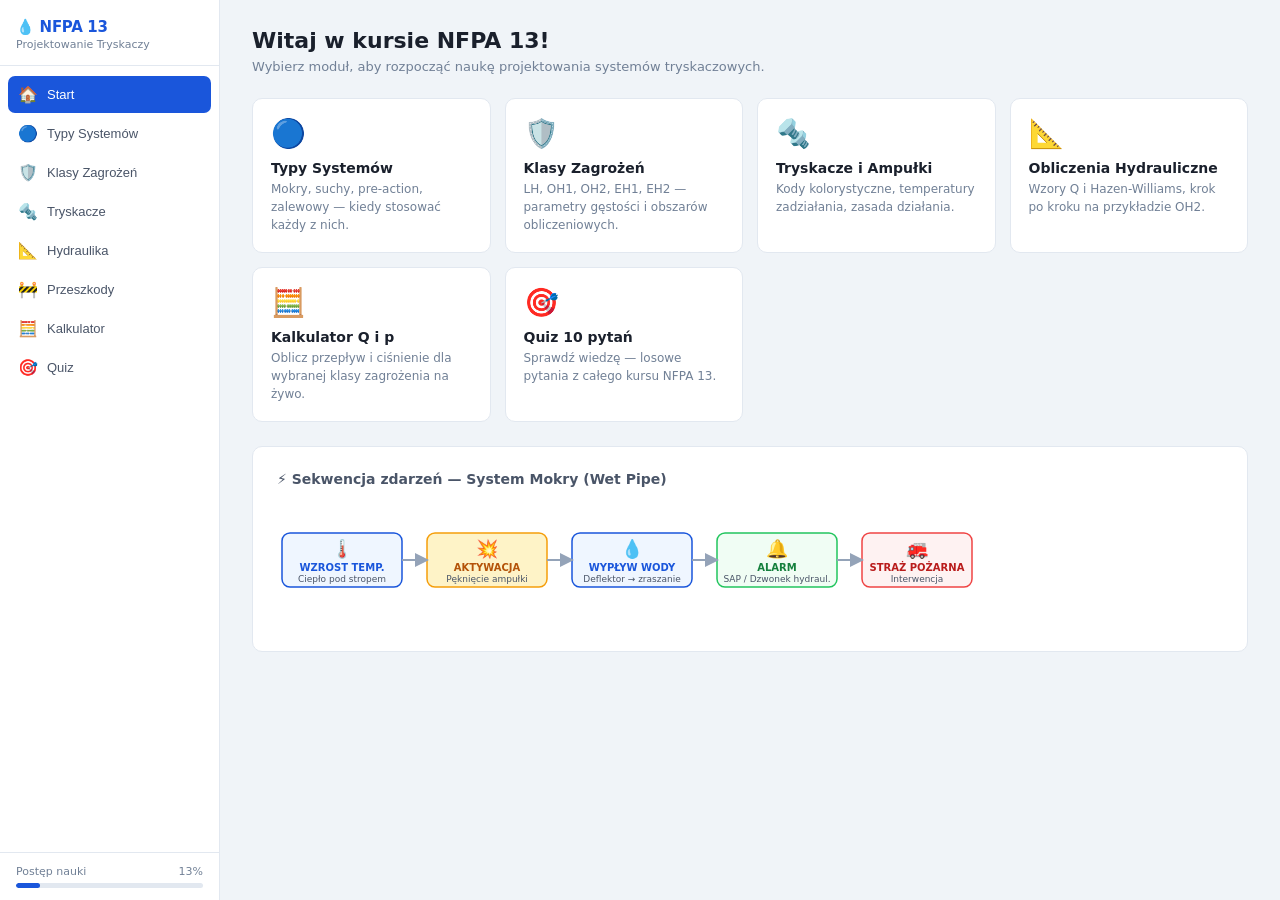
<file: index.html>
<!DOCTYPE html>
<html lang="pl">
<head>
<meta charset="UTF-8">
<meta name="viewport" content="width=device-width, initial-scale=1.0">
<title>💧 NFPA 13 — Kurs Projektowania Tryskaczy</title>
<style>
  * { box-sizing: border-box; margin: 0; padding: 0; }
  body { font-family: 'Segoe UI', system-ui, sans-serif; background: #f0f4f8; color: #1a202c; min-height: 100vh; }

  .app { display: flex; height: 100vh; overflow: hidden; }

  .sidebar { width: 220px; background: #fff; border-right: 1px solid #e2e8f0; display: flex; flex-direction: column; flex-shrink: 0; }
  .logo { padding: 18px 16px 14px; border-bottom: 1px solid #e2e8f0; }
  .logo h1 { font-size: 15px; font-weight: 700; color: #1a56db; letter-spacing: -0.3px; }
  .logo p { font-size: 11px; color: #718096; margin-top: 2px; }
  .nav { flex: 1; padding: 10px 8px; overflow-y: auto; }
  .nav-item { display: flex; align-items: center; gap: 9px; padding: 9px 10px; border-radius: 7px; cursor: pointer; font-size: 13px; font-weight: 500; color: #4a5568; transition: all 0.15s; margin-bottom: 2px; border: none; background: none; width: 100%; text-align: left; }
  .nav-item:hover { background: #f0f4ff; color: #1a56db; }
  .nav-item.active { background: #1a56db; color: white; }
  .nav-item .icon { font-size: 16px; width: 20px; text-align: center; }
  .progress-bar-wrap { padding: 12px 16px; border-top: 1px solid #e2e8f0; }
  .progress-label { font-size: 11px; color: #718096; margin-bottom: 5px; display: flex; justify-content: space-between; }
  .progress-bar { height: 5px; background: #e2e8f0; border-radius: 99px; overflow: hidden; }
  .progress-fill { height: 100%; background: #1a56db; border-radius: 99px; transition: width 0.5s; }

  .main { flex: 1; overflow-y: auto; padding: 28px 32px; }
  .section { display: none; }
  .section.active { display: block; }
  .section-title { font-size: 22px; font-weight: 700; margin-bottom: 6px; }
  .section-sub { font-size: 13px; color: #718096; margin-bottom: 24px; }

  .cards { display: grid; grid-template-columns: repeat(auto-fill, minmax(220px, 1fr)); gap: 14px; margin-bottom: 24px; }
  .card { background: #fff; border-radius: 10px; border: 1px solid #e2e8f0; padding: 18px; cursor: pointer; transition: all 0.15s; }
  .card:hover { border-color: #1a56db; box-shadow: 0 2px 12px rgba(26,86,219,0.12); transform: translateY(-1px); }
  .card .card-icon { font-size: 28px; margin-bottom: 10px; }
  .card .card-title { font-size: 14px; font-weight: 600; margin-bottom: 4px; }
  .card .card-desc { font-size: 12px; color: #718096; line-height: 1.5; }

  table { width: 100%; border-collapse: collapse; background: #fff; border-radius: 10px; overflow: hidden; border: 1px solid #e2e8f0; margin-bottom: 20px; }
  th { background: #1a56db; color: white; padding: 11px 14px; font-size: 12px; text-align: left; }
  td { padding: 10px 14px; font-size: 13px; border-bottom: 1px solid #e2e8f0; }
  tr:last-child td { border-bottom: none; }
  tr:hover td { background: #f7f9ff; }
  .badge { display: inline-flex; align-items: center; gap: 5px; padding: 3px 9px; border-radius: 20px; font-size: 11px; font-weight: 600; }

  .diagram-wrap { background: #fff; border-radius: 10px; border: 1px solid #e2e8f0; padding: 24px; margin-bottom: 20px; }
  .diagram-title { font-size: 14px; font-weight: 600; margin-bottom: 16px; color: #4a5568; }

  .quiz-card { background: #fff; border-radius: 10px; border: 1px solid #e2e8f0; padding: 24px; max-width: 680px; }
  .quiz-q { font-size: 16px; font-weight: 600; margin-bottom: 18px; line-height: 1.5; }
  .quiz-opts { display: flex; flex-direction: column; gap: 10px; }
  .quiz-opt { padding: 12px 16px; border-radius: 8px; border: 2px solid #e2e8f0; cursor: pointer; font-size: 14px; transition: all 0.15s; text-align: left; background: none; color: inherit; }
  .quiz-opt:hover { border-color: #1a56db; background: #f0f4ff; }
  .quiz-opt.correct { border-color: #22c55e; background: #f0fdf4; color: #15803d; }
  .quiz-opt.wrong { border-color: #ef4444; background: #fef2f2; color: #b91c1c; }
  .quiz-feedback { margin-top: 16px; padding: 12px 16px; border-radius: 8px; font-size: 13px; line-height: 1.5; }
  .quiz-feedback.ok { background: #f0fdf4; border: 1px solid #bbf7d0; color: #15803d; }
  .quiz-feedback.fail { background: #fef2f2; border: 1px solid #fecaca; color: #b91c1c; }
  .quiz-nav { display: flex; align-items: center; justify-content: space-between; margin-top: 18px; }
  .quiz-counter { font-size: 12px; color: #718096; }
  .btn { padding: 9px 18px; border-radius: 7px; border: none; cursor: pointer; font-size: 13px; font-weight: 600; transition: all 0.15s; }
  .btn-primary { background: #1a56db; color: white; }
  .btn-primary:hover { background: #1648c0; }
  .btn-secondary { background: #f0f4f8; color: #4a5568; }
  .btn-secondary:hover { background: #e2e8f0; }

  .calc-wrap { background: #fff; border-radius: 10px; border: 1px solid #e2e8f0; padding: 24px; max-width: 600px; }
  .form-row { display: grid; grid-template-columns: 1fr 1fr; gap: 14px; margin-bottom: 14px; }
  .form-group label { display: block; font-size: 12px; font-weight: 600; color: #4a5568; margin-bottom: 5px; }
  .form-group select, .form-group input { width: 100%; padding: 9px 11px; border: 1px solid #e2e8f0; border-radius: 7px; font-size: 13px; color: inherit; background: #fff; }
  .result-box { background: #f0f4ff; border: 1px solid #c7d7f5; border-radius: 8px; padding: 16px; margin-top: 16px; }
  .result-row { display: flex; justify-content: space-between; align-items: center; padding: 6px 0; border-bottom: 1px solid #c7d7f5; font-size: 13px; }
  .result-row:last-child { border-bottom: none; }
  .result-val { font-weight: 700; color: #1a56db; font-size: 15px; }

  .flow-anim { stroke-dasharray: 8 4; animation: dash 1.5s linear infinite; }
  @keyframes dash { to { stroke-dashoffset: -36; } }
  .pulse { animation: pulse 2s ease-in-out infinite; }
  @keyframes pulse { 0%,100%{opacity:1} 50%{opacity:0.4} }

  .tabs { display: flex; gap: 4px; margin-bottom: 18px; border-bottom: 1px solid #e2e8f0; }
  .tab { padding: 8px 16px; font-size: 13px; font-weight: 500; cursor: pointer; border-bottom: 2px solid transparent; color: #718096; transition: all 0.15s; border-top: none; border-left: none; border-right: none; background: none; }
  .tab.active { border-bottom-color: #1a56db; color: #1a56db; }
  .tab:hover { color: #1a56db; }
  .tab-content { display: none; }
  .tab-content.active { display: block; }

  .info-box { padding: 14px 16px; border-radius: 8px; font-size: 13px; line-height: 1.6; margin-bottom: 14px; }
  .info-blue { background: #eff6ff; border-left: 3px solid #1a56db; }
  .info-yellow { background: #fffbeb; border-left: 3px solid #f59e0b; }
  .info-red { background: #fef2f2; border-left: 3px solid #ef4444; }
  .info-green { background: #f0fdf4; border-left: 3px solid #22c55e; }

  .tag { display: inline-block; padding: 2px 8px; border-radius: 4px; font-size: 11px; font-weight: 600; margin-right: 4px; }
  .formula { font-family: 'Courier New', monospace; background: #f1f5f9; padding: 10px 14px; border-radius: 6px; font-size: 13px; margin: 8px 0; }

  .step-list { list-style: none; counter-reset: step; }
  .step-list li { counter-increment: step; display: flex; gap: 12px; align-items: flex-start; padding: 10px 0; border-bottom: 1px solid #e2e8f0; font-size: 13px; line-height: 1.5; }
  .step-list li:last-child { border-bottom: none; }
  .step-list li::before { content: counter(step); background: #1a56db; color: white; width: 22px; height: 22px; border-radius: 50%; display: flex; align-items: center; justify-content: center; font-size: 11px; font-weight: 700; flex-shrink: 0; margin-top: 1px; }
</style>
</head>
<body>
<div class="app">
  <aside class="sidebar">
    <div class="logo">
      <h1>💧 NFPA 13</h1>
      <p>Projektowanie Tryskaczy</p>
    </div>
    <nav class="nav">
      <button class="nav-item active" onclick="showSection('home')"><span class="icon">🏠</span> Start</button>
      <button class="nav-item" onclick="showSection('types')"><span class="icon">🔵</span> Typy Systemów</button>
      <button class="nav-item" onclick="showSection('hazards')"><span class="icon">🛡️</span> Klasy Zagrożeń</button>
      <button class="nav-item" onclick="showSection('sprinklers')"><span class="icon">🔩</span> Tryskacze</button>
      <button class="nav-item" onclick="showSection('hydraulics')"><span class="icon">📐</span> Hydraulika</button>
      <button class="nav-item" onclick="showSection('obstacles')"><span class="icon">🚧</span> Przeszkody</button>
      <button class="nav-item" onclick="showSection('calc')"><span class="icon">🧮</span> Kalkulator</button>
      <button class="nav-item" onclick="showSection('quiz')"><span class="icon">🎯</span> Quiz</button>
    </nav>
    <div class="progress-bar-wrap">
      <div class="progress-label"><span>Postęp nauki</span><span id="prog-pct">0%</span></div>
      <div class="progress-bar"><div class="progress-fill" id="prog-fill" style="width:0%"></div></div>
    </div>
  </aside>

  <main class="main">

    <!-- HOME -->
    <div class="section active" id="section-home">
      <div class="section-title">Witaj w kursie NFPA 13!</div>
      <div class="section-sub">Wybierz moduł, aby rozpocząć naukę projektowania systemów tryskaczowych.</div>
      <div class="cards">
        <div class="card" onclick="showSection('types')">
          <div class="card-icon">🔵</div>
          <div class="card-title">Typy Systemów</div>
          <div class="card-desc">Mokry, suchy, pre-action, zalewowy — kiedy stosować każdy z nich.</div>
        </div>
        <div class="card" onclick="showSection('hazards')">
          <div class="card-icon">🛡️</div>
          <div class="card-title">Klasy Zagrożeń</div>
          <div class="card-desc">LH, OH1, OH2, EH1, EH2 — parametry gęstości i obszarów obliczeniowych.</div>
        </div>
        <div class="card" onclick="showSection('sprinklers')">
          <div class="card-icon">🔩</div>
          <div class="card-title">Tryskacze i Ampułki</div>
          <div class="card-desc">Kody kolorystyczne, temperatury zadziałania, zasada działania.</div>
        </div>
        <div class="card" onclick="showSection('hydraulics')">
          <div class="card-icon">📐</div>
          <div class="card-title">Obliczenia Hydrauliczne</div>
          <div class="card-desc">Wzory Q i Hazen-Williams, krok po kroku na przykładzie OH2.</div>
        </div>
        <div class="card" onclick="showSection('calc')">
          <div class="card-icon">🧮</div>
          <div class="card-title">Kalkulator Q i p</div>
          <div class="card-desc">Oblicz przepływ i ciśnienie dla wybranej klasy zagrożenia na żywo.</div>
        </div>
        <div class="card" onclick="showSection('quiz')">
          <div class="card-icon">🎯</div>
          <div class="card-title">Quiz 10 pytań</div>
          <div class="card-desc">Sprawdź wiedzę — losowe pytania z całego kursu NFPA 13.</div>
        </div>
      </div>

      <div class="diagram-wrap">
        <div class="diagram-title">⚡ Sekwencja zdarzeń — System Mokry (Wet Pipe)</div>
        <svg viewBox="0 0 700 120" xmlns="http://www.w3.org/2000/svg" style="width:100%;max-width:700px">
          <rect x="5" y="30" width="120" height="54" rx="8" fill="#eff6ff" stroke="#1a56db" stroke-width="1.5"/>
          <text x="65" y="52" text-anchor="middle" font-size="18">🌡️</text>
          <text x="65" y="68" text-anchor="middle" font-size="10" fill="#1a56db" font-weight="600">WZROST TEMP.</text>
          <text x="65" y="79" text-anchor="middle" font-size="9" fill="#4a5568">Ciepło pod stropem</text>

          <rect x="150" y="30" width="120" height="54" rx="8" fill="#fef3c7" stroke="#f59e0b" stroke-width="1.5"/>
          <text x="210" y="52" text-anchor="middle" font-size="18">💥</text>
          <text x="210" y="68" text-anchor="middle" font-size="10" fill="#b45309" font-weight="600">AKTYWACJA</text>
          <text x="210" y="79" text-anchor="middle" font-size="9" fill="#4a5568">Pęknięcie ampułki</text>

          <rect x="295" y="30" width="120" height="54" rx="8" fill="#eff6ff" stroke="#1a56db" stroke-width="1.5"/>
          <text x="355" y="52" text-anchor="middle" font-size="18">💧</text>
          <text x="355" y="68" text-anchor="middle" font-size="10" fill="#1a56db" font-weight="600">WYPŁYW WODY</text>
          <text x="355" y="79" text-anchor="middle" font-size="9" fill="#4a5568">Deflektor → zraszanie</text>

          <rect x="440" y="30" width="120" height="54" rx="8" fill="#f0fdf4" stroke="#22c55e" stroke-width="1.5"/>
          <text x="500" y="52" text-anchor="middle" font-size="18">🔔</text>
          <text x="500" y="68" text-anchor="middle" font-size="10" fill="#15803d" font-weight="600">ALARM</text>
          <text x="500" y="79" text-anchor="middle" font-size="9" fill="#4a5568">SAP / Dzwonek hydraul.</text>

          <rect x="585" y="30" width="110" height="54" rx="8" fill="#fef2f2" stroke="#ef4444" stroke-width="1.5"/>
          <text x="640" y="52" text-anchor="middle" font-size="18">🚒</text>
          <text x="640" y="68" text-anchor="middle" font-size="10" fill="#b91c1c" font-weight="600">STRAŻ POŻARNA</text>
          <text x="640" y="79" text-anchor="middle" font-size="9" fill="#4a5568">Interwencja</text>

          <line x1="125" y1="57" x2="148" y2="57" stroke="#94a3b8" stroke-width="2" marker-end="url(#arr)"/>
          <line x1="270" y1="57" x2="293" y2="57" stroke="#94a3b8" stroke-width="2" marker-end="url(#arr)"/>
          <line x1="415" y1="57" x2="438" y2="57" stroke="#94a3b8" stroke-width="2" marker-end="url(#arr)"/>
          <line x1="560" y1="57" x2="583" y2="57" stroke="#94a3b8" stroke-width="2" marker-end="url(#arr)"/>
          <defs>
            <marker id="arr" markerWidth="7" markerHeight="7" refX="5" refY="3.5" orient="auto">
              <path d="M0,0 L7,3.5 L0,7 Z" fill="#94a3b8"/>
            </marker>
          </defs>
        </svg>
      </div>
    </div>

    <!-- TYPY SYSTEMÓW -->
    <div class="section" id="section-types">
      <div class="section-title">🔵 Typy Systemów Tryskaczowych</div>
      <div class="section-sub">Cztery główne technologie — zasada działania, zastosowania, schemat.</div>
      <div class="tabs">
        <button class="tab active" onclick="showTab('types','wet',event)">💧 Wet Pipe (Mokry)</button>
        <button class="tab" onclick="showTab('types','dry',event)">❄️ Dry Pipe (Suchy)</button>
        <button class="tab" onclick="showTab('types','pre',event)">🛡️ Pre-action</button>
        <button class="tab" onclick="showTab('types','del',event)">🌊 Deluge (Zalewowy)</button>
      </div>

      <div class="tab-content active" id="types-wet">
        <div class="info-box info-blue"><strong>System Mokry</strong> — rury zawsze wypełnione wodą pod ciśnieniem. Najszybszy czas reakcji, najniższy koszt instalacji i serwisu.</div>
        <div class="diagram-wrap">
          <div class="diagram-title">Schemat — System Mokry</div>
          <svg viewBox="0 0 600 180" xmlns="http://www.w3.org/2000/svg" style="width:100%;max-width:600px">
            <rect x="30" y="80" width="540" height="14" rx="4" fill="#bfdbfe" stroke="#1a56db" stroke-width="1.5"/>
            <line x1="40" y1="87" x2="80" y2="87" stroke="#1a56db" stroke-width="1.5" class="flow-anim"/>
            <line x1="100" y1="87" x2="140" y2="87" stroke="#1a56db" stroke-width="1.5" class="flow-anim"/>
            <line x1="160" y1="87" x2="200" y2="87" stroke="#1a56db" stroke-width="1.5" class="flow-anim"/>
            <g transform="translate(120,0)">
              <line x1="0" y1="80" x2="0" y2="50" stroke="#64748b" stroke-width="2"/>
              <ellipse cx="0" cy="42" rx="14" ry="6" fill="#f59e0b" stroke="#b45309" stroke-width="1.5"/>
              <text x="0" y="35" text-anchor="middle" font-size="9" fill="#b45309">🔴 68°C</text>
              <text x="0" y="68" text-anchor="middle" font-size="9" fill="#1a56db">AKTYWNY</text>
              <text x="-12" y="130" font-size="12" class="pulse">💧</text>
              <text x="5" y="140" font-size="12" class="pulse" style="animation-delay:0.3s">💧</text>
              <text x="-5" y="155" font-size="12" class="pulse" style="animation-delay:0.6s">💧</text>
            </g>
            <g transform="translate(280,0)">
              <line x1="0" y1="80" x2="0" y2="50" stroke="#64748b" stroke-width="2"/>
              <ellipse cx="0" cy="42" rx="14" ry="6" fill="#e2e8f0" stroke="#94a3b8" stroke-width="1.5"/>
              <text x="0" y="35" text-anchor="middle" font-size="9" fill="#4a5568">🔴 68°C</text>
              <text x="0" y="68" text-anchor="middle" font-size="9" fill="#94a3b8">ZAMKNIĘTY</text>
            </g>
            <g transform="translate(440,0)">
              <line x1="0" y1="80" x2="0" y2="50" stroke="#64748b" stroke-width="2"/>
              <ellipse cx="0" cy="42" rx="14" ry="6" fill="#e2e8f0" stroke="#94a3b8" stroke-width="1.5"/>
              <text x="0" y="35" text-anchor="middle" font-size="9" fill="#4a5568">🔴 68°C</text>
              <text x="0" y="68" text-anchor="middle" font-size="9" fill="#94a3b8">ZAMKNIĘTY</text>
            </g>
            <text x="30" y="110" font-size="10" fill="#1a56db">← WODA POD CIŚNIENIEM →</text>
            <rect x="30" y="120" width="60" height="26" rx="5" fill="#dbeafe" stroke="#1a56db"/>
            <text x="60" y="137" text-anchor="middle" font-size="10" fill="#1a56db">POMPOWNIA</text>
          </svg>
        </div>
        <table>
          <tr><th>Parametr</th><th>Wartość</th></tr>
          <tr><td>Czas reakcji</td><td><strong>Natychmiastowy</strong> (woda już w rurach)</td></tr>
          <tr><td>Temperatura medium</td><td>&gt; 4°C (ryzyko zamarzania!)</td></tr>
          <tr><td>Koszt CAPEX</td><td>Najniższy z wszystkich systemów</td></tr>
          <tr><td>Typowe zastosowania</td><td>Biura, hotele, centra handlowe, hale produkcyjne</td></tr>
        </table>
      </div>

      <div class="tab-content" id="types-dry">
        <div class="info-box info-yellow"><strong>System Suchy</strong> — rury wypełnione sprężonym powietrzem lub azotem. Przy aktywacji tryskacza powietrze wycieka → otwiera się zawór suchego systemu → woda wpływa do rur.</div>
        <div class="diagram-wrap">
          <div class="diagram-title">Schemat — System Suchy</div>
          <svg viewBox="0 0 600 160" xmlns="http://www.w3.org/2000/svg" style="width:100%;max-width:600px">
            <rect x="30" y="70" width="200" height="14" rx="4" fill="#bfdbfe" stroke="#1a56db" stroke-width="1.5"/>
            <text x="130" y="100" text-anchor="middle" font-size="10" fill="#1a56db">WODA</text>
            <rect x="225" y="58" width="30" height="38" rx="4" fill="#fef3c7" stroke="#f59e0b" stroke-width="2"/>
            <text x="240" y="82" text-anchor="middle" font-size="9" fill="#b45309">DV</text>
            <rect x="255" y="70" width="315" height="14" rx="4" fill="#fef3c7" stroke="#f59e0b" stroke-width="1.5" stroke-dasharray="5 2"/>
            <text x="415" y="100" text-anchor="middle" font-size="10" fill="#b45309">SPRĘŻONE POWIETRZE / N₂</text>
            <g transform="translate(340,0)">
              <line x1="0" y1="70" x2="0" y2="40" stroke="#64748b" stroke-width="2"/>
              <ellipse cx="0" cy="32" rx="14" ry="6" fill="#e2e8f0" stroke="#94a3b8" stroke-width="1.5"/>
              <text x="0" y="58" text-anchor="middle" font-size="9" fill="#b45309">POWIETRZE</text>
            </g>
            <g transform="translate(490,0)">
              <line x1="0" y1="70" x2="0" y2="40" stroke="#64748b" stroke-width="2"/>
              <ellipse cx="0" cy="32" rx="14" ry="6" fill="#e2e8f0" stroke="#94a3b8" stroke-width="1.5"/>
              <text x="0" y="58" text-anchor="middle" font-size="9" fill="#b45309">POWIETRZE</text>
            </g>
            <text x="240" y="130" text-anchor="middle" font-size="10" fill="#b45309" font-weight="600">ZAWÓR SUCHEGO SYSTEMU (DV)</text>
            <rect x="500" y="115" width="70" height="24" rx="4" fill="#fef3c7" stroke="#f59e0b"/>
            <text x="535" y="131" text-anchor="middle" font-size="9" fill="#b45309">SPRĘŻARKA</text>
          </svg>
        </div>
        <table>
          <tr><th>Parametr</th><th>Wartość</th></tr>
          <tr><td>Czas reakcji</td><td>~30–60 s (opróżnianie powietrza z rur)</td></tr>
          <tr><td>Temperatura</td><td>Poniżej 0°C — brak ryzyka zamarzania</td></tr>
          <tr><td>Koszt CAPEX</td><td>Wyższy niż Wet Pipe (~15–25%)</td></tr>
          <tr><td>Zastosowania</td><td>Chłodnie, parkingi otwarte, strychy, budynki nieogrzewane</td></tr>
        </table>
      </div>

      <div class="tab-content" id="types-pre">
        <div class="info-box info-green"><strong>System Pre-Action</strong> — podwójne zabezpieczenie. Woda nie wpływa do rur dopóki nie zadziała ZARÓWNO sygnał z SAP JAK I tryskacz. Eliminuje przypadkowe zalanie.</div>
        <table>
          <tr><th>Parametr</th><th>Wartość</th></tr>
          <tr><td>Uruchomienie</td><td>SAP wykrywa pożar → otwiera zawór pre-action → woda wypełnia rury → tryskacz otwiera → wypływ</td></tr>
          <tr><td>Zaleta</td><td>Podwójne zabezpieczenie przed niezamierzonym zalaniem</td></tr>
          <tr><td>Koszt</td><td>Najwyższy (wymagany SAP + sterownik)</td></tr>
          <tr><td>Zastosowania</td><td>Serwerownie, muzea, archiwa, centra danych</td></tr>
        </table>
      </div>

      <div class="tab-content" id="types-del">
        <div class="info-box info-red"><strong>System Zalewowy (Deluge)</strong> — tryskacze zawsze otwarte. SAP otwiera zawór → cała strefa natychmiast zalana. Maksymalna prędkość gaszenia.</div>
        <table>
          <tr><th>Parametr</th><th>Wartość</th></tr>
          <tr><td>Tryskacze</td><td>Otwarte (bez ampułki termicznej)</td></tr>
          <tr><td>Uruchomienie</td><td>Sygnał SAP → otwarcie zaworu zalewowego → cała strefa</td></tr>
          <tr><td>Zużycie wody</td><td>Bardzo wysokie (wszystkie tryskacze jednocześnie)</td></tr>
          <tr><td>Zastosowania</td><td>Hangary lotnicze, zakłady chemiczne, zbiorniki paliw, transformatory</td></tr>
        </table>
      </div>
    </div>

    <!-- HAZARDS -->
    <div class="section" id="section-hazards">
      <div class="section-title">🛡️ Klasy Zagrożeń NFPA 13</div>
      <div class="section-sub">Parametry gęstości zraszania i obszarów obliczeniowych wg NFPA 13 Rozdział 19.</div>
      <table>
        <tr><th>Symbol</th><th>Klasa Zagrożenia</th><th>Gęstość [mm/min]</th><th>Obszar [m²]</th><th>Przykłady</th></tr>
        <tr><td><span class="badge" style="background:#dbeafe;color:#1a56db">🟦 LH</span></td><td><strong>Light Hazard</strong></td><td>4.1</td><td>139</td><td>Biura, szkoły, hotele, kościoły</td></tr>
        <tr><td><span class="badge" style="background:#dcfce7;color:#15803d">🟩 OH1</span></td><td><strong>Ordinary Hazard 1</strong></td><td>6.1</td><td>139</td><td>Restauracje, parkingi, sklepy</td></tr>
        <tr><td><span class="badge" style="background:#fef9c3;color:#854d0e">🟨 OH2</span></td><td><strong>Ordinary Hazard 2</strong></td><td>8.1</td><td>139</td><td>Produkcja, warsztaty, drukarnie</td></tr>
        <tr><td><span class="badge" style="background:#ffedd5;color:#c2410c">🟧 EH1</span></td><td><strong>Extra Hazard 1</strong></td><td>12.2</td><td>232</td><td>Tartaki, hangary, lakiernie</td></tr>
        <tr><td><span class="badge" style="background:#fee2e2;color:#b91c1c">🟥 EH2</span></td><td><strong>Extra Hazard 2</strong></td><td>16.3</td><td>232</td><td>Chemia, tworzywa, zakłady gumowe</td></tr>
      </table>
      <div class="diagram-wrap">
        <div class="diagram-title">📊 Wykres gęstości zraszania</div>
        <svg viewBox="0 0 560 200" xmlns="http://www.w3.org/2000/svg" style="width:100%;max-width:560px">
          <rect x="40" y="140" width="70" height="30" rx="3" fill="#bfdbfe" stroke="#1a56db"/>
          <rect x="130" y="120" width="70" height="50" rx="3" fill="#bbf7d0" stroke="#22c55e"/>
          <rect x="220" y="97" width="70" height="73" rx="3" fill="#fef08a" stroke="#ca8a04"/>
          <rect x="310" y="55" width="70" height="115" rx="3" fill="#fdba74" stroke="#ea580c"/>
          <rect x="400" y="20" width="70" height="150" rx="3" fill="#fca5a5" stroke="#dc2626"/>
          <text x="75" y="135" text-anchor="middle" font-size="11" fill="#1a56db" font-weight="700">4.1</text>
          <text x="165" y="115" text-anchor="middle" font-size="11" fill="#15803d" font-weight="700">6.1</text>
          <text x="255" y="92" text-anchor="middle" font-size="11" fill="#854d0e" font-weight="700">8.1</text>
          <text x="345" y="50" text-anchor="middle" font-size="11" fill="#c2410c" font-weight="700">12.2</text>
          <text x="435" y="15" text-anchor="middle" font-size="11" fill="#b91c1c" font-weight="700">16.3</text>
          <text x="75" y="185" text-anchor="middle" font-size="10" fill="#4a5568">LH</text>
          <text x="165" y="185" text-anchor="middle" font-size="10" fill="#4a5568">OH1</text>
          <text x="255" y="185" text-anchor="middle" font-size="10" fill="#4a5568">OH2</text>
          <text x="345" y="185" text-anchor="middle" font-size="10" fill="#4a5568">EH1</text>
          <text x="435" y="185" text-anchor="middle" font-size="10" fill="#4a5568">EH2</text>
          <line x1="30" y1="170" x2="30" y2="10" stroke="#94a3b8" stroke-width="1"/>
          <text x="25" y="170" text-anchor="end" font-size="9" fill="#94a3b8">0</text>
          <text x="25" y="90" text-anchor="end" font-size="9" fill="#94a3b8">8</text>
          <text x="25" y="20" text-anchor="end" font-size="9" fill="#94a3b8">16</text>
          <text x="12" y="100" text-anchor="middle" font-size="9" fill="#94a3b8" transform="rotate(-90,12,100)">mm/min</text>
        </svg>
      </div>
      <div class="info-box info-yellow"><strong>⚠️ Ważne:</strong> Obszar obliczeniowy to <em>strefa jednoczesnego działania tryskaczy</em>. Dla LH i OH wynosi <strong>139 m²</strong>, dla EH — <strong>232 m²</strong>.</div>
    </div>

    <!-- SPRINKLERS -->
    <div class="section" id="section-sprinklers">
      <div class="section-title">🔩 Tryskacze i Ampułki Termiczne</div>
      <div class="section-sub">Kody kolorystyczne ampułek, temperatury zadziałania, zasada działania.</div>
      <div class="diagram-wrap">
        <div class="diagram-title">Budowa tryskacza i zasada działania ampułki</div>
        <svg viewBox="0 0 500 200" xmlns="http://www.w3.org/2000/svg" style="width:100%;max-width:500px">
          <rect x="220" y="20" width="60" height="30" rx="5" fill="#e2e8f0" stroke="#94a3b8" stroke-width="1.5"/>
          <text x="250" y="39" text-anchor="middle" font-size="10" fill="#4a5568">Gniazdo</text>
          <ellipse cx="250" cy="65" rx="12" ry="18" fill="#ef4444" fill-opacity="0.8" stroke="#b91c1c" stroke-width="1.5"/>
          <text x="250" y="69" text-anchor="middle" font-size="9" fill="white" font-weight="700">68°C</text>
          <ellipse cx="250" cy="96" rx="30" ry="7" fill="#94a3b8" stroke="#64748b" stroke-width="1.5"/>
          <text x="250" y="114" text-anchor="middle" font-size="10" fill="#4a5568">Deflektor</text>
          <path d="M220,96 Q180,140 150,170" stroke="#bfdbfe" stroke-width="2" fill="none"/>
          <path d="M250,103 Q250,145 250,175" stroke="#bfdbfe" stroke-width="2" fill="none"/>
          <path d="M280,96 Q320,140 350,170" stroke="#bfdbfe" stroke-width="2" fill="none"/>
          <path d="M230,100 Q200,145 180,172" stroke="#bfdbfe" stroke-width="1.5" fill="none"/>
          <path d="M270,100 Q300,145 320,172" stroke="#bfdbfe" stroke-width="1.5" fill="none"/>
          <text x="140" y="165" font-size="9" fill="#1a56db">Wzorzec</text>
          <text x="140" y="175" font-size="9" fill="#1a56db">zraszania</text>
          <line x1="100" y1="65" x2="235" y2="65" stroke="#f59e0b" stroke-width="1" stroke-dasharray="3 2"/>
          <text x="95" y="68" text-anchor="end" font-size="10" fill="#b45309">Ampułka</text>
          <line x1="100" y1="96" x2="218" y2="96" stroke="#94a3b8" stroke-width="1" stroke-dasharray="3 2"/>
          <text x="95" y="99" text-anchor="end" font-size="10" fill="#4a5568">Deflektor</text>
          <rect x="340" y="40" width="130" height="80" rx="6" fill="#fff7ed" stroke="#f59e0b" stroke-width="1.5"/>
          <text x="405" y="58" text-anchor="middle" font-size="11" fill="#b45309" font-weight="600">Temperatura</text>
          <text x="405" y="72" text-anchor="middle" font-size="10" fill="#4a5568">rośnie →</text>
          <text x="405" y="88" text-anchor="middle" font-size="10" fill="#4a5568">płyn w ampułce</text>
          <text x="405" y="100" text-anchor="middle" font-size="10" fill="#4a5568">rozszerza się →</text>
          <text x="405" y="112" text-anchor="middle" font-size="10" fill="#b91c1c" font-weight="600">PĘKNIĘCIE!</text>
        </svg>
      </div>
      <table>
        <tr><th>Kolor Ampułki</th><th>Temperatura Zadziałania</th><th>Zastosowanie</th></tr>
        <tr><td><span class="badge" style="background:#fee2e2;color:#b91c1c">🔴 Czerwony</span></td><td><strong>68°C</strong></td><td>Standard — biura, hotele, magazyny, hale</td></tr>
        <tr><td><span class="badge" style="background:#fef9c3;color:#854d0e">🟡 Żółty</span></td><td><strong>79°C</strong></td><td>Hale produkcyjne, wyższe temperatury otoczenia</td></tr>
        <tr><td><span class="badge" style="background:#dcfce7;color:#15803d">🟢 Zielony</span></td><td><strong>93°C</strong></td><td>Kuchnie przemysłowe, kotłownie, sauny</td></tr>
        <tr><td><span class="badge" style="background:#dbeafe;color:#1a56db">🔵 Niebieski</span></td><td><strong>141°C</strong></td><td>Przemysł ciężki, sąsiedztwo promienników ciepła</td></tr>
        <tr><td><span class="badge" style="background:#f3e8ff;color:#7e22ce">🟣 Fioletowy</span></td><td><strong>182°C</strong></td><td>Piece, piece hutnicze, ekstremalnie gorące otoczenia</td></tr>
      </table>
      <div class="info-box info-blue"><strong>📏 Zasada doboru:</strong> Temperatura zadziałania tryskacza powinna być o <strong>minimum 30°C wyższa</strong> niż maksymalna temperatura otoczenia w chronionym pomieszczeniu.</div>
    </div>

    <!-- HYDRAULICS -->
    <div class="section" id="section-hydraulics">
      <div class="section-title">📐 Obliczenia Hydrauliczne NFPA 13</div>
      <div class="section-sub">Krok po kroku — pełny przykład dla hali OH2 (Ordinary Hazard 2).</div>
      <div class="diagram-wrap">
        <div class="diagram-title">🔑 Kluczowe wzory hydrauliczne</div>
        <div style="display:grid;grid-template-columns:1fr 1fr;gap:14px">
          <div>
            <p style="font-size:13px;font-weight:600;margin-bottom:6px">Wzór Q — Przepływ przez tryskacz:</p>
            <div class="formula">Q = K × √p</div>
            <ul style="font-size:12px;color:#4a5568;margin-top:6px;padding-left:16px;line-height:1.8">
              <li>Q — przepływ [L/min]</li>
              <li>K — współczynnik wypływu tryskacza</li>
              <li>p — ciśnienie robocze [bar]</li>
            </ul>
          </div>
          <div>
            <p style="font-size:13px;font-weight:600;margin-bottom:6px">Wzór Hazen-Williams — Straty:</p>
            <div class="formula">Δp = 6.05 × Q¹·⁸⁵ / (C¹·⁸⁵ × d⁴·⁸⁷) × L</div>
            <ul style="font-size:12px;color:#4a5568;margin-top:6px;padding-left:16px;line-height:1.8">
              <li>C=120 — stal czarna (system mokry)</li>
              <li>d — śred. wewnętrzna [mm]</li>
              <li>L — długość odcinka [m]</li>
            </ul>
          </div>
        </div>
      </div>
      <div class="calc-wrap" style="max-width:100%">
        <p style="font-size:15px;font-weight:700;margin-bottom:16px">📋 Przykład krok po kroku — Hala OH2</p>
        <ol class="step-list">
          <li><div><strong>Klasyfikacja zagrożenia:</strong> Hala produkcyjna (części metalowe + plastik) → <span class="badge" style="background:#fef9c3;color:#854d0e">OH2</span><br><span style="color:#4a5568;font-size:12px">Gęstość: <strong>8.1 mm/min</strong> | Obszar obliczeniowy: <strong>139 m²</strong></span></div></li>
          <li><div><strong>Geometria:</strong> Rozstaw tryskaczy 3.0 × 3.0 m<br><span class="formula" style="display:inline-block;margin-top:4px">A_tryskacza = 3.0 × 3.0 = 9 m²</span><span style="color:#22c55e;font-size:12px;display:block;margin-top:4px">✓ Maks. dla OH2: 12 m² → 9 m² jest OK</span></div></li>
          <li><div><strong>Minimalny przepływ Q_min:</strong><br><span class="formula" style="display:inline-block;margin-top:4px">Q_min = 8.1 [mm/min] × 9 [m²] = 72.9 L/min</span></div></li>
          <li><div><strong>Ciśnienie robocze p</strong> dla tryskacza K=80 (metryczny):<br><span class="formula" style="display:inline-block;margin-top:4px">p = (Q/K)² = (72.9/80)² = 0.83 bar</span><span style="color:#22c55e;font-size:12px;display:block;margin-top:4px">✓ Min. NFPA 13: 0.35 bar → 0.83 bar spełnia wymóg</span></div></li>
          <li><div><strong>Straty na gałęzi DN40</strong> (d=40.9 mm, L=3m, Q=145.8 L/min):<br><span class="formula" style="display:inline-block;margin-top:4px">Δp = 6.05 × 145.8¹·⁸⁵ / (120¹·⁸⁵ × 40.9⁴·⁸⁷) × 3 ≈ 0.08 bar</span></div></li>
          <li><div><strong>Liczba tryskaczy w obszarze:</strong><br><span class="formula" style="display:inline-block;margin-top:4px">n = 139 m² / 9 m² ≈ 15 tryskaczy</span></div></li>
        </ol>
      </div>
    </div>

    <!-- OBSTACLES -->
    <div class="section" id="section-obstacles">
      <div class="section-title">🚧 Przeszkody i Reguły Rozmieszczenia</div>
      <div class="section-sub">Jak prawidłowo omijać przeszkody wg NFPA 13 — reguły i przykłady BIM.</div>
      <div class="diagram-wrap">
        <div class="diagram-title">Reguła 3-krotności (Three-Times Rule)</div>
        <svg viewBox="0 0 560 180" xmlns="http://www.w3.org/2000/svg" style="width:100%;max-width:560px">
          <rect x="0" y="0" width="560" height="20" fill="#e2e8f0"/>
          <text x="280" y="13" text-anchor="middle" font-size="10" fill="#4a5568">STROP</text>
          <rect x="220" y="20" width="120" height="40" rx="4" fill="#fef3c7" stroke="#f59e0b" stroke-width="2"/>
          <text x="280" y="38" text-anchor="middle" font-size="11" fill="#b45309" font-weight="600">PRZESZKODA</text>
          <text x="280" y="52" text-anchor="middle" font-size="10" fill="#b45309">szer. = W</text>
          <line x1="220" y1="70" x2="340" y2="70" stroke="#f59e0b" stroke-width="1" stroke-dasharray="3 2"/>
          <text x="280" y="83" text-anchor="middle" font-size="10" fill="#b45309">W = 120</text>
          <line x1="130" y1="20" x2="130" y2="50" stroke="#22c55e" stroke-width="2"/>
          <ellipse cx="130" cy="57" rx="14" ry="6" fill="#22c55e" fill-opacity="0.7" stroke="#15803d"/>
          <text x="130" y="75" text-anchor="middle" font-size="9" fill="#15803d">✓ OK</text>
          <text x="130" y="85" text-anchor="middle" font-size="9" fill="#15803d">d &gt; 3W</text>
          <line x1="220" y1="40" x2="150" y2="55" stroke="#94a3b8" stroke-width="1" stroke-dasharray="3 2"/>
          <text x="80" y="50" font-size="9" fill="#22c55e" font-weight="600">3×W = 360mm</text>
          <line x1="370" y1="20" x2="370" y2="50" stroke="#ef4444" stroke-width="2"/>
          <ellipse cx="370" cy="57" rx="14" ry="6" fill="#ef4444" fill-opacity="0.7" stroke="#b91c1c"/>
          <text x="370" y="75" text-anchor="middle" font-size="9" fill="#b91c1c">✗ Za blisko</text>
          <line x1="280" y1="60" x2="280" y2="100" stroke="#1a56db" stroke-width="2"/>
          <ellipse cx="280" cy="107" rx="14" ry="6" fill="#1a56db" fill-opacity="0.7" stroke="#1e40af"/>
          <text x="280" y="125" text-anchor="middle" font-size="9" fill="#1a56db">Pod kanałem</text>
          <rect x="215" y="60" width="130" height="55" fill="#fef2f2" fill-opacity="0.6" stroke="#ef4444" stroke-dasharray="4 2" stroke-width="1.5"/>
          <text x="280" y="150" text-anchor="middle" font-size="10" fill="#ef4444">⚠️ STREFA CIENIA (bez ochrony!)</text>
        </svg>
      </div>
      <table>
        <tr><th>Typ Przeszkody</th><th>Problem</th><th>Rozwiązanie NFPA 13</th></tr>
        <tr><td>🟦 Kanał wentylacyjny (W &gt; 1.2 m)</td><td>Tworzy "cień opadowy"</td><td><strong>Obowiązkowy rząd tryskaczy pod kanałem</strong></td></tr>
        <tr><td>⬛ Belka stropowa (H = 50 cm)</td><td>Przerywa ciągłość zraszania</td><td><strong>Obniżenie tryskacza</strong> poniżej krawędzi LUB odsunięcie poziome wg Tab. 10.2.7.1.2</td></tr>
        <tr><td>💡 Oprawa oświetleniowa</td><td>Zakłóca wzorzec strumienia</td><td>Min. <strong>45 cm</strong> odstępu poziomego</td></tr>
        <tr><td>🗄️ Regał magazynowy</td><td>Wysoka składowanie blokuje dachowe</td><td><strong>Tryskacze międzyregałowe (In-Rack)</strong> z osłonami</td></tr>
      </table>
    </div>

    <!-- CALCULATOR -->
    <div class="section" id="section-calc">
      <div class="section-title">🧮 Kalkulator Hydrauliczny</div>
      <div class="section-sub">Oblicz przepływ Q i ciśnienie p dla wybranej klasy zagrożenia.</div>
      <div class="calc-wrap">
        <div class="form-row">
          <div class="form-group">
            <label>Klasa zagrożenia</label>
            <select id="calc-hazard" onchange="calculate()">
              <option value="4.1,139">🟦 LH — Light Hazard</option>
              <option value="6.1,139">🟩 OH1 — Ordinary Hazard 1</option>
              <option value="8.1,139" selected>🟨 OH2 — Ordinary Hazard 2</option>
              <option value="12.2,232">🟧 EH1 — Extra Hazard 1</option>
              <option value="16.3,232">🟥 EH2 — Extra Hazard 2</option>
            </select>
          </div>
          <div class="form-group">
            <label>Rozstaw tryskaczy [m × m]</label>
            <select id="calc-spacing" onchange="calculate()">
              <option value="2.5">2.5 × 2.5 = 6.25 m²</option>
              <option value="3.0" selected>3.0 × 3.0 = 9.0 m²</option>
              <option value="3.5">3.5 × 3.5 = 12.25 m²</option>
            </select>
          </div>
        </div>
        <div class="form-row">
          <div class="form-group">
            <label>Współczynnik K tryskacza</label>
            <select id="calc-k" onchange="calculate()">
              <option value="57">K=57 (DN15 — mały)</option>
              <option value="80" selected>K=80 (DN20 — standardowy)</option>
              <option value="115">K=115 (DN25 — duży)</option>
              <option value="161">K=161 (ESFR)</option>
            </select>
          </div>
          <div class="form-group">
            <label>Średnica rury gałęzi [mm]</label>
            <select id="calc-pipe" onchange="calculate()">
              <option value="35.1">DN32 (d=35.1mm)</option>
              <option value="40.9" selected>DN40 (d=40.9mm)</option>
              <option value="52.5">DN50 (d=52.5mm)</option>
            </select>
          </div>
        </div>
        <div class="result-box" id="calc-results"></div>
      </div>
    </div>

    <!-- QUIZ -->
    <div class="section" id="section-quiz">
      <div class="section-title">🎯 Quiz NFPA 13</div>
      <div class="section-sub">Sprawdź swoją wiedzę — 10 pytań z całego kursu.</div>
      <div class="quiz-card" id="quiz-card"></div>
    </div>

  </main>
</div>

<script>
const sections = ['home','types','hazards','sprinklers','hydraulics','obstacles','calc','quiz'];
const visited = new Set(['home']);

function showSection(id) {
  document.querySelectorAll('.section').forEach(s => s.classList.remove('active'));
  document.querySelectorAll('.nav-item').forEach(n => n.classList.remove('active'));
  document.getElementById('section-'+id).classList.add('active');
  document.querySelectorAll('.nav-item').forEach(n => {
    if ((id==='home' && n.textContent.includes('Start')) ||
        (id==='types' && n.textContent.includes('Systemy')) ||
        (id==='hazards' && n.textContent.includes('Zagrożeń')) ||
        (id==='sprinklers' && n.textContent.includes('Tryskacze')) ||
        (id==='hydraulics' && n.textContent.includes('Hydraulika')) ||
        (id==='obstacles' && n.textContent.includes('Przeszkody')) ||
        (id==='calc' && n.textContent.includes('Kalkulator')) ||
        (id==='quiz' && n.textContent.includes('Quiz'))) n.classList.add('active');
  });
  visited.add(id);
  updateProgress();
  if (id==='calc') setTimeout(calculate, 100);
  if (id==='quiz') initQuiz();
}

function updateProgress() {
  const pct = Math.round((visited.size / sections.length) * 100);
  document.getElementById('prog-fill').style.width = pct+'%';
  document.getElementById('prog-pct').textContent = pct+'%';
}

function showTab(section, tab, evt) {
  document.querySelectorAll('#section-'+section+' .tab-content').forEach(t => t.classList.remove('active'));
  document.querySelectorAll('#section-'+section+' .tab').forEach(t => t.classList.remove('active'));
  document.getElementById(section+'-'+tab).classList.add('active');
  if (evt && evt.target) evt.target.classList.add('active');
}

function calculate() {
  const [density, area] = document.getElementById('calc-hazard').value.split(',').map(Number);
  const spacing = parseFloat(document.getElementById('calc-spacing').value);
  const K = parseFloat(document.getElementById('calc-k').value);
  const d = parseFloat(document.getElementById('calc-pipe').value);
  const A_trysk = spacing * spacing;
  const Q_min = density * A_trysk;
  const p_bar = Math.pow(Q_min / K, 2);
  const n_trysk = Math.ceil(area / A_trysk);
  const Q_total = Q_min * n_trysk;
  const Q_branch = Q_min * 2;
  const C = 120;
  const delta_p = 6.05 * Math.pow(Q_branch, 1.85) / (Math.pow(C, 1.85) * Math.pow(d, 4.87)) * spacing;
  document.getElementById('calc-results').innerHTML = `
    <div class="result-row"><span>Powierzchnia tryskacza A</span><span class="result-val">${A_trysk.toFixed(2)} m²</span></div>
    <div class="result-row"><span>Min. przepływ Q_min</span><span class="result-val">${Q_min.toFixed(1)} L/min</span></div>
    <div class="result-row"><span>Ciśnienie robocze p</span><span class="result-val">${p_bar.toFixed(2)} bar ${p_bar >= 0.35 ? '✅' : '❌ &lt;min 0.35!'}</span></div>
    <div class="result-row"><span>Liczba tryskaczy w obszarze</span><span class="result-val">${n_trysk} szt.</span></div>
    <div class="result-row"><span>Całkowity Q obszaru</span><span class="result-val">${Q_total.toFixed(0)} L/min</span></div>
    <div class="result-row"><span>Strata Δp na gałęzi DN (L=${spacing}m)</span><span class="result-val">${delta_p.toFixed(3)} bar</span></div>
  `;
}

const questions = [
  { q: "Jaka jest gęstość zraszania dla klasy OH2?", opts: ["4.1 mm/min","6.1 mm/min","8.1 mm/min","12.2 mm/min"], ans: 2, explain: "Dla OH2 NFPA 13 wymaga gęstości 8.1 mm/min na obszarze 139 m². Standard dla hal produkcyjnych." },
  { q: "Który kolor ampułki odpowiada temperaturze 68°C?", opts: ["🟡 Żółty","🟢 Zielony","🔴 Czerwony","🔵 Niebieski"], ans: 2, explain: "Czerwona ampułka (68°C) to kolor standardowy stosowany w biurach, hotelach i magazynach." },
  { q: "Obszar obliczeniowy dla klas EH1 i EH2 wynosi:", opts: ["93 m²","139 m²","186 m²","232 m²"], ans: 3, explain: "Dla EH1 i EH2 obszar obliczeniowy to 232 m² — większy niż dla LH/OH (139 m²)." },
  { q: "W systemie mokrym (Wet Pipe) rury są wypełnione:", opts: ["Sprężonym powietrzem","Azotem","Wodą pod ciśnieniem","Próżnią"], ans: 2, explain: "W systemie mokrym woda jest stale pod ciśnieniem. Przy aktywacji tryskacza natychmiast wypływa." },
  { q: "Wzór Q = K × √p opisuje:", opts: ["Straty Hazen-Williams","Przepływ przez tryskacz","Prędkość wody w rurze","Ciśnienie pompowni"], ans: 1, explain: "Q = K × √p to wzór na przepływ przez tryskacz. K to współczynnik wypływu, p to ciśnienie robocze." },
  { q: "Reguła 3-krotności mówi, że odległość tryskacza od boku przeszkody musi być:", opts: ["≥ 1× szerokości","≥ 2× szerokości","≥ 3× szerokości","≥ 0.5× szerokości"], ans: 2, explain: "Tryskacz musi być oddalony o co najmniej 3-krotność szerokości przeszkody dla pełnego pokrycia." },
  { q: "Który system jest zalecany dla serwerowni?", opts: ["Wet Pipe","Dry Pipe","Pre-action","Deluge"], ans: 2, explain: "Pre-action wymaga dwóch sygnałów (SAP + tryskacz), eliminując ryzyko przypadkowego zalania IT." },
  { q: "Minimalne ciśnienie robocze dla tryskacza wg NFPA 13:", opts: ["0.10 bar","0.35 bar","0.50 bar","1.0 bar"], ans: 1, explain: "NFPA 13 wymaga minimalnego ciśnienia 0.35 bar (5 psi) dla każdego tryskacza." },
  { q: "Wartość C=120 w wzorze Hazen-Williams dotyczy:", opts: ["Rur PVC","Rur miedzianych","Rur stalowych czarnych (system mokry)","Rur ze stali nierdzewnej"], ans: 2, explain: "C=120 to współczynnik dla rur stalowych czarnych w systemie mokrym wg NFPA 13." },
  { q: "Ciśnienie próby szczelności instalacji tryskaczowej wynosi:", opts: ["3.5 bar / 30 min","10.5 bar / 2 h","5 bar / 1 h","14 bar / 4 h"], ans: 1, explain: "Próba szczelności: 10.5 bar (150 psi) przez 2 godziny bez dopuszczalnego spadku ciśnienia." }
];

let quizState = { current: 0, score: 0, answered: false, order: [] };

function initQuiz() {
  quizState = { current: 0, score: 0, answered: false, order: [...Array(questions.length).keys()].sort(()=>Math.random()-0.5) };
  renderQuestion();
}

function renderQuestion() {
  const { current, score, order } = quizState;
  if (current >= questions.length) { renderResults(); return; }
  const q = questions[order[current]];
  document.getElementById('quiz-card').innerHTML = `
    <div style="font-size:12px;color:#718096;margin-bottom:12px">Pytanie ${current+1} z ${questions.length}</div>
    <div class="quiz-q">${q.q}</div>
    <div class="quiz-opts">${q.opts.map((o,i)=>`<button class="quiz-opt" onclick="answerQuiz(${i})" id="opt-${i}">${o}</button>`).join('')}</div>
    <div id="quiz-feedback"></div>
    <div class="quiz-nav">
      <span class="quiz-counter">Wynik: ${score}/${current}</span>
      <button class="btn btn-primary" id="quiz-next" onclick="nextQuestion()" style="display:none">Następne →</button>
    </div>`;
}

function answerQuiz(idx) {
  if (quizState.answered) return;
  quizState.answered = true;
  const q = questions[quizState.order[quizState.current]];
  document.querySelectorAll('.quiz-opt').forEach(o => o.disabled = true);
  document.querySelectorAll('.quiz-opt')[q.ans].classList.add('correct');
  if (idx === q.ans) { quizState.score++; document.querySelectorAll('.quiz-opt')[idx].classList.add('correct'); document.getElementById('quiz-feedback').innerHTML=`<div class="quiz-feedback ok">✅ <strong>Poprawnie!</strong> ${q.explain}</div>`; }
  else { document.querySelectorAll('.quiz-opt')[idx].classList.add('wrong'); document.getElementById('quiz-feedback').innerHTML=`<div class="quiz-feedback fail">❌ <strong>Błędna odpowiedź.</strong> ${q.explain}</div>`; }
  document.getElementById('quiz-next').style.display='inline-block';
}

function nextQuestion() { quizState.current++; quizState.answered=false; renderQuestion(); }

function renderResults() {
  const pct = Math.round(quizState.score/questions.length*100);
  const emoji = pct>=80?'🏆':pct>=60?'👍':'📚';
  const msg = pct>=80?'Doskonały wynik! Znasz NFPA 13 bardzo dobrze.':pct>=60?'Dobry wynik! Warto powtórzyć słabsze tematy.':'Wróć do materiału — masz wszystkie moduły!';
  document.getElementById('quiz-card').innerHTML=`<div style="text-align:center;padding:24px 0"><div style="font-size:60px">${emoji}</div><div style="font-size:32px;font-weight:700;margin:12px 0;color:#1a56db">${quizState.score}/${questions.length}</div><div style="font-size:20px;font-weight:600;margin-bottom:8px">${pct}%</div><div style="font-size:14px;color:#4a5568;margin-bottom:24px">${msg}</div><button class="btn btn-primary" onclick="initQuiz()">🔄 Powtórz quiz</button>&nbsp;<button class="btn btn-secondary" onclick="showSection('home')">🏠 Wróć do Start</button></div>`;
}

calculate();
initQuiz();
updateProgress();
</script>
</body>
</html>
</file>
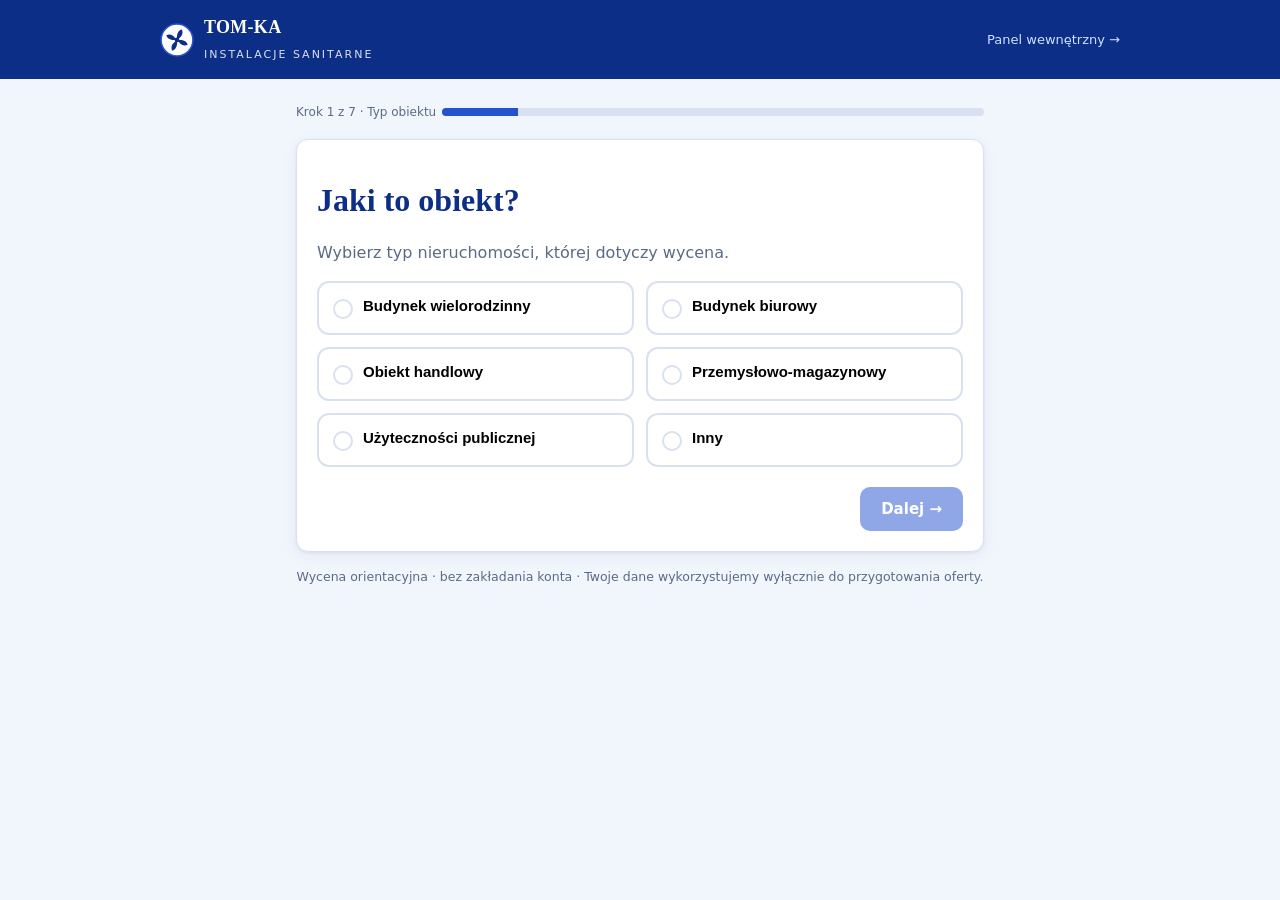
<file: tom-ka-wycena/index.html>
<!DOCTYPE html>
<html lang="pl">
<head>
  <meta charset="UTF-8">
  <meta name="viewport" content="width=device-width, initial-scale=1.0">
  <title>Kalkulator wyceny — TOM-KA Instalacje Sanitarne</title>
  <meta name="description" content="Szybka orientacyjna wycena przeglądów, pomiarów i instalacji technicznych. TOM-KA Instalacje Sanitarne.">
  <link rel="stylesheet" href="assets/styles.css">
</head>
<body>
  <header class="topbar">
    <div class="topbar-inner">
      <a class="brand" href="index.html" id="brand"></a>
      <span class="spacer"></span>
      <a class="link" href="panel.html">Panel wewnętrzny →</a>
    </div>
  </header>

  <main class="wrap wrap-narrow" id="app">
    <div class="progress no-print" aria-hidden="true">
      <span class="label" id="progress-label">Krok 1 z 7</span>
      <div class="bar"><span id="progress-bar" style="width:14%"></span></div>
    </div>

    <div class="card" id="step-card">
      <div id="step-content" role="group" aria-live="polite"></div>
      <div class="actions no-print" id="step-actions"></div>
    </div>

    <p class="small muted center mt">
      Wycena orientacyjna · bez zakładania konta · Twoje dane wykorzystujemy wyłącznie do przygotowania oferty.
    </p>
  </main>

  <script src="cennik.js"></script>
  <script src="assets/shared.js"></script>
  <script src="assets/calc.js"></script>
  <script src="assets/public.js"></script>
</body>
</html>
</file>
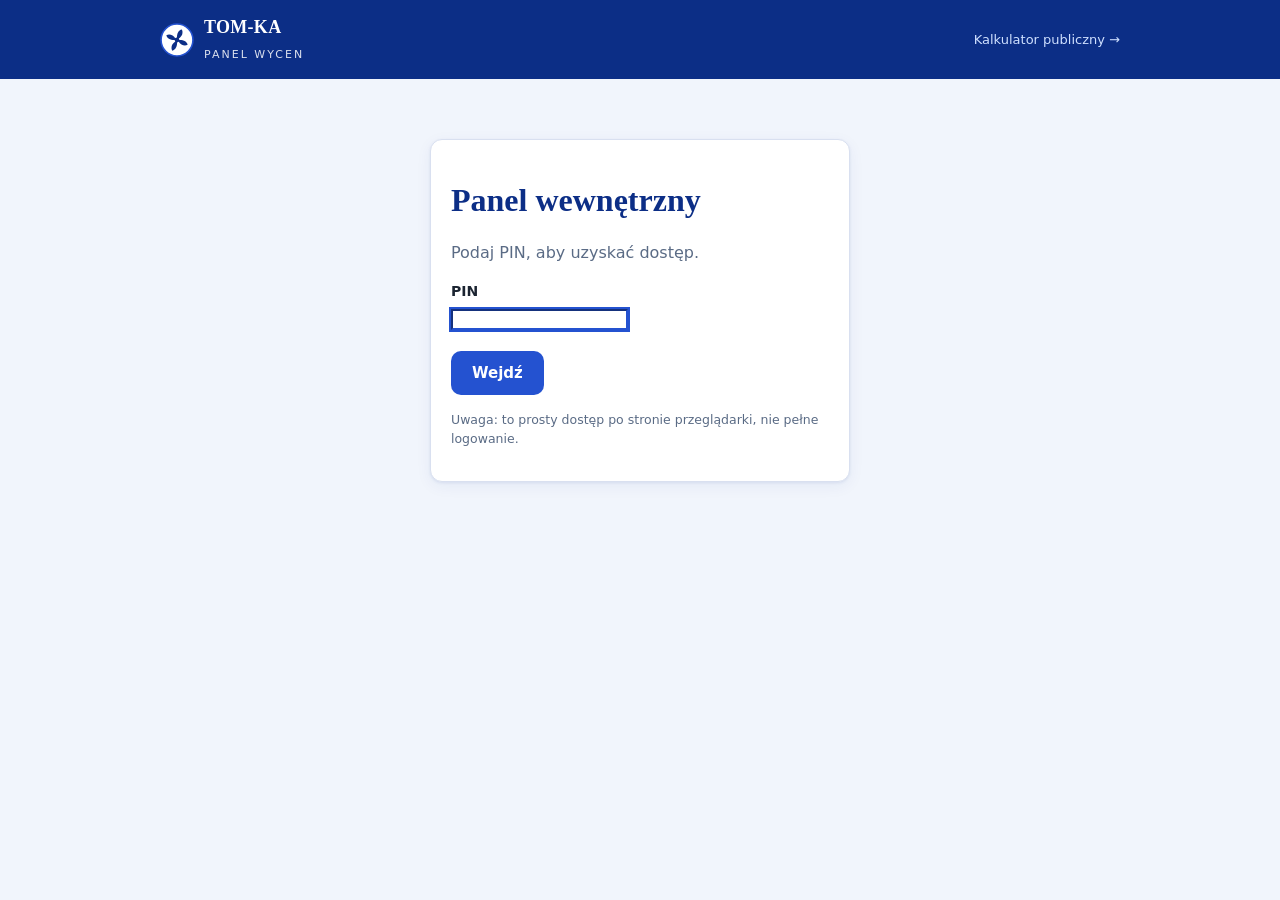
<file: tom-ka-wycena/panel.html>
<!DOCTYPE html>
<html lang="pl">
<head>
  <meta charset="UTF-8">
  <meta name="viewport" content="width=device-width, initial-scale=1.0">
  <title>Panel wycen — TOM-KA Instalacje Sanitarne</title>
  <meta name="robots" content="noindex, nofollow">
  <link rel="stylesheet" href="assets/styles.css">
  <style>
    /* nawigacja zakładek panelu */
    .tabs { display: flex; gap: 6px; flex-wrap: wrap; margin-bottom: 16px; }
    .tab { padding: 9px 14px; border-radius: 9px; border: 1px solid var(--linia); background: #fff; cursor: pointer; font-weight: 700; font-size: 14px; color: var(--muted); }
    .tab.active { background: var(--granat); color: #fff; border-color: var(--granat); }
    .catalog-picker { position: relative; }
    .catalog-list { border: 1px solid var(--linia); border-radius: 9px; max-height: 260px; overflow: auto; margin-top: 6px; }
    .catalog-item { padding: 9px 12px; cursor: pointer; border-bottom: 1px solid var(--panel); }
    .catalog-item:hover { background: var(--panel); }
    .poz-row td { border-bottom: 1px solid var(--linia); padding: 8px 6px; vertical-align: top; }
    .poz-row input { padding: 7px 8px; }
    /* nakładka podglądu oferty */
    #oferta-overlay { position: fixed; inset: 0; background: #e9eef7; overflow: auto; z-index: 50; }
    .oferta-toolbar { position: sticky; top: 0; background: var(--granat); color: #fff; padding: 10px 16px; display: flex; gap: 10px; align-items: center; flex-wrap: wrap; }
    .oferta-toolbar .spacer { flex: 1; }
    #oferta-overlay .oferta { margin: 18px auto; box-shadow: var(--cien); }
    @media print {
      .topbar, #panel-app { display: none !important; }
      .oferta-toolbar { display: none !important; }
      #oferta-overlay { position: static; background: #fff; overflow: visible; }
      #oferta-overlay .oferta { margin: 0; box-shadow: none; }
    }
  </style>
</head>
<body>
  <header class="topbar no-print">
    <div class="topbar-inner">
      <a class="brand" href="panel.html" id="brand"></a>
      <span class="spacer"></span>
      <a class="link" href="index.html">Kalkulator publiczny →</a>
      <a class="link" href="#" id="logout" style="display:none">Wyloguj</a>
    </div>
  </header>

  <main class="wrap" id="panel-app"></main>
  <div id="oferta-overlay" class="hidden"></div>

  <script src="cennik.js"></script>
  <script src="assets/shared.js"></script>
  <script src="assets/calc.js"></script>
  <script src="assets/panel.js"></script>
</body>
</html>
</file>
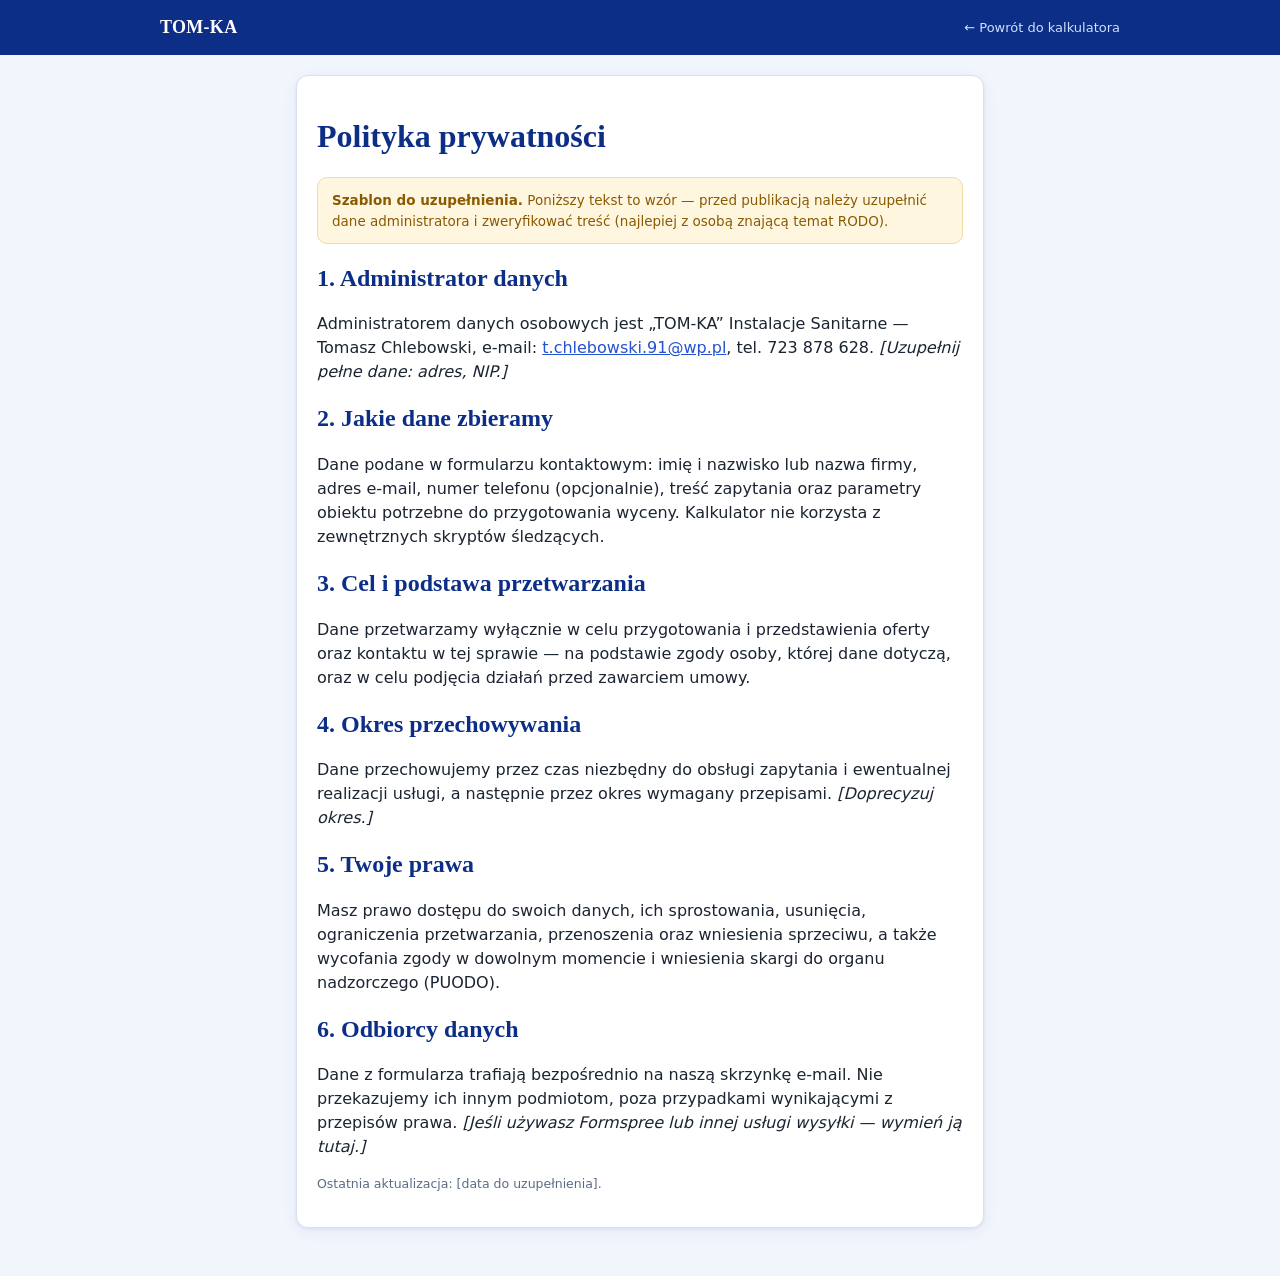
<file: tom-ka-wycena/polityka-prywatnosci.html>
<!DOCTYPE html>
<html lang="pl">
<head>
  <meta charset="UTF-8">
  <meta name="viewport" content="width=device-width, initial-scale=1.0">
  <title>Polityka prywatności — TOM-KA Instalacje Sanitarne</title>
  <link rel="stylesheet" href="assets/styles.css">
</head>
<body>
  <header class="topbar">
    <div class="topbar-inner">
      <a class="brand" href="index.html"><span class="brand-name">TOM-KA</span></a>
      <span class="spacer"></span>
      <a class="link" href="index.html">← Powrót do kalkulatora</a>
    </div>
  </header>

  <main class="wrap wrap-narrow">
    <div class="card">
      <h1>Polityka prywatności</h1>
      <div class="alert alert-warn">
        <strong>Szablon do uzupełnienia.</strong> Poniższy tekst to wzór — przed publikacją należy
        uzupełnić dane administratora i zweryfikować treść (najlepiej z osobą znającą temat RODO).
      </div>

      <h2>1. Administrator danych</h2>
      <p>Administratorem danych osobowych jest „TOM-KA” Instalacje Sanitarne — Tomasz Chlebowski,
        e-mail: <a href="mailto:t.chlebowski.91@wp.pl">t.chlebowski.91@wp.pl</a>, tel. 723 878 628.
        <em>[Uzupełnij pełne dane: adres, NIP.]</em></p>

      <h2>2. Jakie dane zbieramy</h2>
      <p>Dane podane w formularzu kontaktowym: imię i nazwisko lub nazwa firmy, adres e-mail, numer
        telefonu (opcjonalnie), treść zapytania oraz parametry obiektu potrzebne do przygotowania
        wyceny. Kalkulator nie korzysta z zewnętrznych skryptów śledzących.</p>

      <h2>3. Cel i podstawa przetwarzania</h2>
      <p>Dane przetwarzamy wyłącznie w celu przygotowania i przedstawienia oferty oraz kontaktu w tej
        sprawie — na podstawie zgody osoby, której dane dotyczą, oraz w celu podjęcia działań przed
        zawarciem umowy.</p>

      <h2>4. Okres przechowywania</h2>
      <p>Dane przechowujemy przez czas niezbędny do obsługi zapytania i ewentualnej realizacji usługi,
        a następnie przez okres wymagany przepisami. <em>[Doprecyzuj okres.]</em></p>

      <h2>5. Twoje prawa</h2>
      <p>Masz prawo dostępu do swoich danych, ich sprostowania, usunięcia, ograniczenia przetwarzania,
        przenoszenia oraz wniesienia sprzeciwu, a także wycofania zgody w dowolnym momencie i wniesienia
        skargi do organu nadzorczego (PUODO).</p>

      <h2>6. Odbiorcy danych</h2>
      <p>Dane z formularza trafiają bezpośrednio na naszą skrzynkę e-mail. Nie przekazujemy ich innym
        podmiotom, poza przypadkami wynikającymi z przepisów prawa. <em>[Jeśli używasz Formspree lub
        innej usługi wysyłki — wymień ją tutaj.]</em></p>

      <p class="small muted mt">Ostatnia aktualizacja: [data do uzupełnienia].</p>
    </div>
  </main>
</body>
</html>
</file>
<file: tom-ka-wycena/assets/styles.css>
/* =========================================================================
   TOM-KA WYCENA — style wspólne (identyfikacja wizualna TOM-KA)
   Kolory: granat #0C2E86, błękit #2452D0, tekst #1B2431,
           tło paneli #F1F5FC, linie #D9E0F0
   Typografia: nagłówki Caladea (serif), treść Carlito (sans) — osadzone
   lokalnie (patrz assets/fonts). Bez Google Fonts.
   ========================================================================= */

/* --- Fonty lokalne (osadź pliki w assets/fonts/ i odkomentuj) ------------
   Caladea jest metrycznie zgodna z Cambria, Carlito z Calibri — dzięki temu
   fallback wygląda niemal identycznie, zanim wgrasz pliki .ttf/.woff2.
@font-face {
  font-family: "Carlito"; font-style: normal; font-weight: 400;
  src: url("fonts/Carlito-Regular.woff2") format("woff2");
  font-display: swap;
}
@font-face {
  font-family: "Carlito"; font-style: normal; font-weight: 700;
  src: url("fonts/Carlito-Bold.woff2") format("woff2");
  font-display: swap;
}
@font-face {
  font-family: "Caladea"; font-style: normal; font-weight: 700;
  src: url("fonts/Caladea-Bold.woff2") format("woff2");
  font-display: swap;
}
--------------------------------------------------------------------------- */

:root {
  --granat: #0C2E86;
  --blekit: #2452D0;
  --tekst: #1B2431;
  --panel: #F1F5FC;
  --linia: #D9E0F0;
  --bialy: #ffffff;
  --muted: #5a6b85;
  --ok: #1a7f4b;
  --ostrzezenie: #8a5a00;
  --ostrzezenie-tlo: #fff6e0;
  --blad: #b42318;
  --sans: "Carlito", "Calibri", system-ui, -apple-system, "Segoe UI", Roboto, Arial, sans-serif;
  --serif: "Caladea", "Cambria", Georgia, "Times New Roman", serif;
  --radius: 12px;
  --cien: 0 1px 3px rgba(12, 46, 134, .08), 0 4px 16px rgba(12, 46, 134, .06);
}

* { box-sizing: border-box; }
html, body { margin: 0; padding: 0; }
body {
  font-family: var(--sans);
  color: var(--tekst);
  background: var(--panel);
  line-height: 1.5;
  -webkit-font-smoothing: antialiased;
}
h1, h2, h3, h4 { font-family: var(--serif); color: var(--granat); line-height: 1.2; }
a { color: var(--blekit); }
img { max-width: 100%; }

/* --- Nagłówek / logo --- */
.topbar {
  background: var(--granat);
  color: #fff;
  padding: 14px 16px;
}
.topbar-inner { max-width: 960px; margin: 0 auto; display: flex; align-items: center; gap: 12px; flex-wrap: wrap; }
.brand { display: flex; align-items: center; gap: 10px; text-decoration: none; color: #fff; }
.brand .logo-mark { width: 34px; height: 34px; flex: 0 0 auto; }
.brand-name { font-family: var(--serif); font-weight: 700; font-size: 18px; letter-spacing: .3px; }
.brand-sub { font-size: 11px; opacity: .85; letter-spacing: 2px; text-transform: uppercase; }
.topbar .spacer { flex: 1; }
.topbar a.link { color: #cfe0ff; font-size: 13px; text-decoration: none; }
.topbar a.link:hover { text-decoration: underline; }

/* --- Kontener --- */
.wrap { max-width: 960px; margin: 0 auto; padding: 20px 16px 48px; }
.wrap-narrow { max-width: 720px; }

/* --- Karty / panele --- */
.card {
  background: var(--bialy);
  border: 1px solid var(--linia);
  border-radius: var(--radius);
  box-shadow: var(--cien);
  padding: 20px;
}
.card + .card { margin-top: 16px; }

/* --- Pasek postępu --- */
.progress { display: flex; align-items: center; gap: 6px; margin: 4px 0 18px; }
.progress .bar { flex: 1; height: 8px; background: var(--linia); border-radius: 99px; overflow: hidden; }
.progress .bar > span { display: block; height: 100%; background: var(--blekit); transition: width .25s ease; }
.progress .label { font-size: 12px; color: var(--muted); white-space: nowrap; }

/* --- Przyciski --- */
.btn {
  display: inline-flex; align-items: center; justify-content: center; gap: 8px;
  font-family: var(--sans); font-size: 15px; font-weight: 700;
  padding: 12px 20px; border-radius: 10px; border: 1px solid transparent;
  cursor: pointer; text-decoration: none; line-height: 1.2;
}
.btn-primary { background: var(--blekit); color: #fff; }
.btn-primary:hover { background: var(--granat); }
.btn-ghost { background: #fff; color: var(--granat); border-color: var(--linia); }
.btn-ghost:hover { background: var(--panel); }
.btn-sm { padding: 7px 12px; font-size: 13px; }
.btn:disabled { opacity: .5; cursor: not-allowed; }
.btn-danger { background: #fff; color: var(--blad); border-color: #f0c9c5; }

.actions { display: flex; gap: 10px; flex-wrap: wrap; margin-top: 20px; }
.actions .spacer { flex: 1; }

/* --- Pola formularza --- */
label.field { display: block; margin: 12px 0; }
label.field > .lbl { display: block; font-size: 14px; font-weight: 700; margin-bottom: 5px; color: var(--tekst); }
label.field > .hint { font-size: 12px; color: var(--muted); font-weight: 400; }
input[type="text"], input[type="email"], input[type="tel"], input[type="number"],
select, textarea {
  width: 100%; font-family: var(--sans); font-size: 15px; color: var(--tekst);
  padding: 10px 12px; border: 1px solid var(--linia); border-radius: 9px; background: #fff;
}
input:focus, select:focus, textarea:focus { outline: 2px solid var(--blekit); outline-offset: 0; border-color: var(--blekit); }
textarea { min-height: 84px; resize: vertical; }
.grid2 { display: grid; grid-template-columns: 1fr 1fr; gap: 12px; }
@media (max-width: 560px) { .grid2 { grid-template-columns: 1fr; } }

/* --- Karty wyboru (typ obiektu, usługi, termin) --- */
.choices { display: grid; grid-template-columns: repeat(auto-fill, minmax(220px, 1fr)); gap: 12px; }
.choice {
  border: 2px solid var(--linia); border-radius: 12px; background: #fff; padding: 14px;
  cursor: pointer; display: flex; gap: 10px; align-items: flex-start; text-align: left;
}
.choice:hover { border-color: var(--blekit); }
.choice.selected { border-color: var(--blekit); background: #f5f8ff; }
.choice .ck { width: 20px; height: 20px; flex: 0 0 auto; border: 2px solid var(--linia); border-radius: 6px; margin-top: 2px; display: grid; place-items: center; color: #fff; }
.choice.selected .ck { background: var(--blekit); border-color: var(--blekit); }
.choice .ck svg { width: 12px; height: 12px; opacity: 0; }
.choice.selected .ck svg { opacity: 1; }
.choice .ttl { font-weight: 700; font-size: 15px; }
.choice .desc { font-size: 12.5px; color: var(--muted); margin-top: 3px; }
.choice .meta { font-size: 11.5px; color: var(--blekit); margin-top: 6px; }
.choice.radio .ck { border-radius: 99px; }

/* --- Komunikaty / plakietki --- */
.alert { border-radius: 10px; padding: 12px 14px; font-size: 13.5px; margin: 10px 0; }
.alert-warn { background: var(--ostrzezenie-tlo); color: var(--ostrzezenie); border: 1px solid #f0dca8; }
.alert-info { background: #eef3ff; color: var(--granat); border: 1px solid var(--linia); }
.badge { display: inline-block; font-size: 11px; font-weight: 700; padding: 2px 8px; border-radius: 99px; }
.badge-warn { background: var(--ostrzezenie-tlo); color: var(--ostrzezenie); border: 1px solid #f0dca8; }
.badge-przyklad { background: #fde7c9; color: #7a4d00; }

/* --- Wynik / widełki (tryb A) --- */
.result-price { font-family: var(--serif); font-weight: 700; color: var(--granat); font-size: 34px; text-align: center; margin: 8px 0; }
.result-note { text-align: center; color: var(--muted); font-size: 13px; }

/* --- Tabela --- */
table.tbl { width: 100%; border-collapse: collapse; font-size: 14px; }
table.tbl th, table.tbl td { text-align: left; padding: 8px 10px; border-bottom: 1px solid var(--linia); vertical-align: top; }
table.tbl th { color: var(--muted); font-size: 12px; text-transform: uppercase; letter-spacing: .3px; }
table.tbl td.num, table.tbl th.num { text-align: right; white-space: nowrap; }
.table-scroll { overflow-x: auto; }

/* --- Lista wycen (tryb B) --- */
.status { font-size: 11px; font-weight: 700; padding: 2px 9px; border-radius: 99px; text-transform: uppercase; letter-spacing: .3px; }
.status.szkic { background: #eef1f6; color: #55647d; }
.status.wyslana { background: #e4edff; color: var(--blekit); }
.status.zaakceptowana { background: #e3f5ea; color: var(--ok); }
.status.odrzucona { background: #fdeceb; color: var(--blad); }

/* --- Panel boczny podsumowania (edytor) --- */
.editor-grid { display: grid; grid-template-columns: 1fr 320px; gap: 18px; align-items: start; }
@media (max-width: 860px) { .editor-grid { grid-template-columns: 1fr; } }
.summary-box { position: sticky; top: 16px; }
.summary-line { display: flex; justify-content: space-between; padding: 5px 0; font-size: 14px; }
.summary-line.total { border-top: 2px solid var(--linia); margin-top: 6px; padding-top: 10px; font-size: 18px; font-weight: 700; font-family: var(--serif); color: var(--granat); }

.muted { color: var(--muted); }
.small { font-size: 12.5px; }
.center { text-align: center; }
.hidden { display: none !important; }
.mt { margin-top: 16px; }
.mb { margin-bottom: 16px; }
.row-inline { display: flex; gap: 10px; align-items: center; flex-wrap: wrap; }
.pill-toggle { display: inline-flex; align-items: center; gap: 8px; padding: 8px 12px; border: 1px solid var(--linia); border-radius: 99px; background: #fff; cursor: pointer; font-size: 13px; }
.pill-toggle.on { background: #eef3ff; border-color: var(--blekit); color: var(--granat); font-weight: 700; }

/* =========================================================================
   OFERTA PDF (tryb B) — arkusz do druku, A4, marginesy ~18 mm
   ========================================================================= */
.oferta {
  background: #fff; color: var(--tekst); font-family: var(--sans);
  max-width: 210mm; margin: 0 auto; padding: 18mm;
}
.oferta h1, .oferta h2, .oferta h3 { color: var(--granat); }
.oferta .of-head { display: flex; align-items: flex-start; gap: 16px; border-bottom: 3px solid var(--granat); padding-bottom: 14px; }
.oferta .of-head .logo-mark { width: 52px; height: 52px; }
.oferta .of-title { flex: 1; }
.oferta .of-title h1 { margin: 0; font-size: 24px; }
.oferta .of-meta { text-align: right; font-size: 12px; color: var(--muted); }
.oferta .of-section { margin-top: 18px; }
.oferta .of-section > h2 { font-size: 15px; margin: 0 0 8px; border-left: 4px solid var(--blekit); padding-left: 8px; }
.oferta .of-two { display: grid; grid-template-columns: 1fr 1fr; gap: 16px; }
.oferta .of-box { background: var(--panel); border: 1px solid var(--linia); border-radius: 8px; padding: 12px; font-size: 13px; }
.oferta table.of-tbl { width: 100%; border-collapse: collapse; font-size: 12.5px; margin-top: 6px; }
.oferta table.of-tbl th, .oferta table.of-tbl td { padding: 7px 8px; border-bottom: 1px solid var(--linia); text-align: left; }
.oferta table.of-tbl th { background: var(--panel); color: var(--granat); }
.oferta table.of-tbl td.num, .oferta table.of-tbl th.num { text-align: right; white-space: nowrap; }
.oferta .of-sum { margin-top: 10px; margin-left: auto; width: 300px; }
.oferta .of-sum .l { display: flex; justify-content: space-between; padding: 4px 0; font-size: 13px; }
.oferta .of-sum .l.brutto { border-top: 2px solid var(--granat); margin-top: 4px; padding-top: 8px; font-weight: 700; font-size: 16px; }
.oferta ul.of-list { margin: 6px 0 0; padding-left: 18px; font-size: 12.5px; }
.oferta ul.of-list li { margin-bottom: 3px; }
.oferta .of-footer { margin-top: 22px; border-top: 1px solid var(--linia); padding-top: 10px; font-size: 11.5px; color: var(--muted); text-align: center; }
.oferta .of-note { font-size: 11px; color: var(--muted); font-style: italic; margin-top: 6px; }

/* --- Druk --- */
@page { size: A4; margin: 18mm; }
@media print {
  body { background: #fff; }
  .no-print { display: none !important; }
  .oferta { box-shadow: none; margin: 0; padding: 0; max-width: none; }
  .oferta .of-section { page-break-inside: avoid; }
  .oferta table.of-tbl tr { page-break-inside: avoid; }
}
</file>
